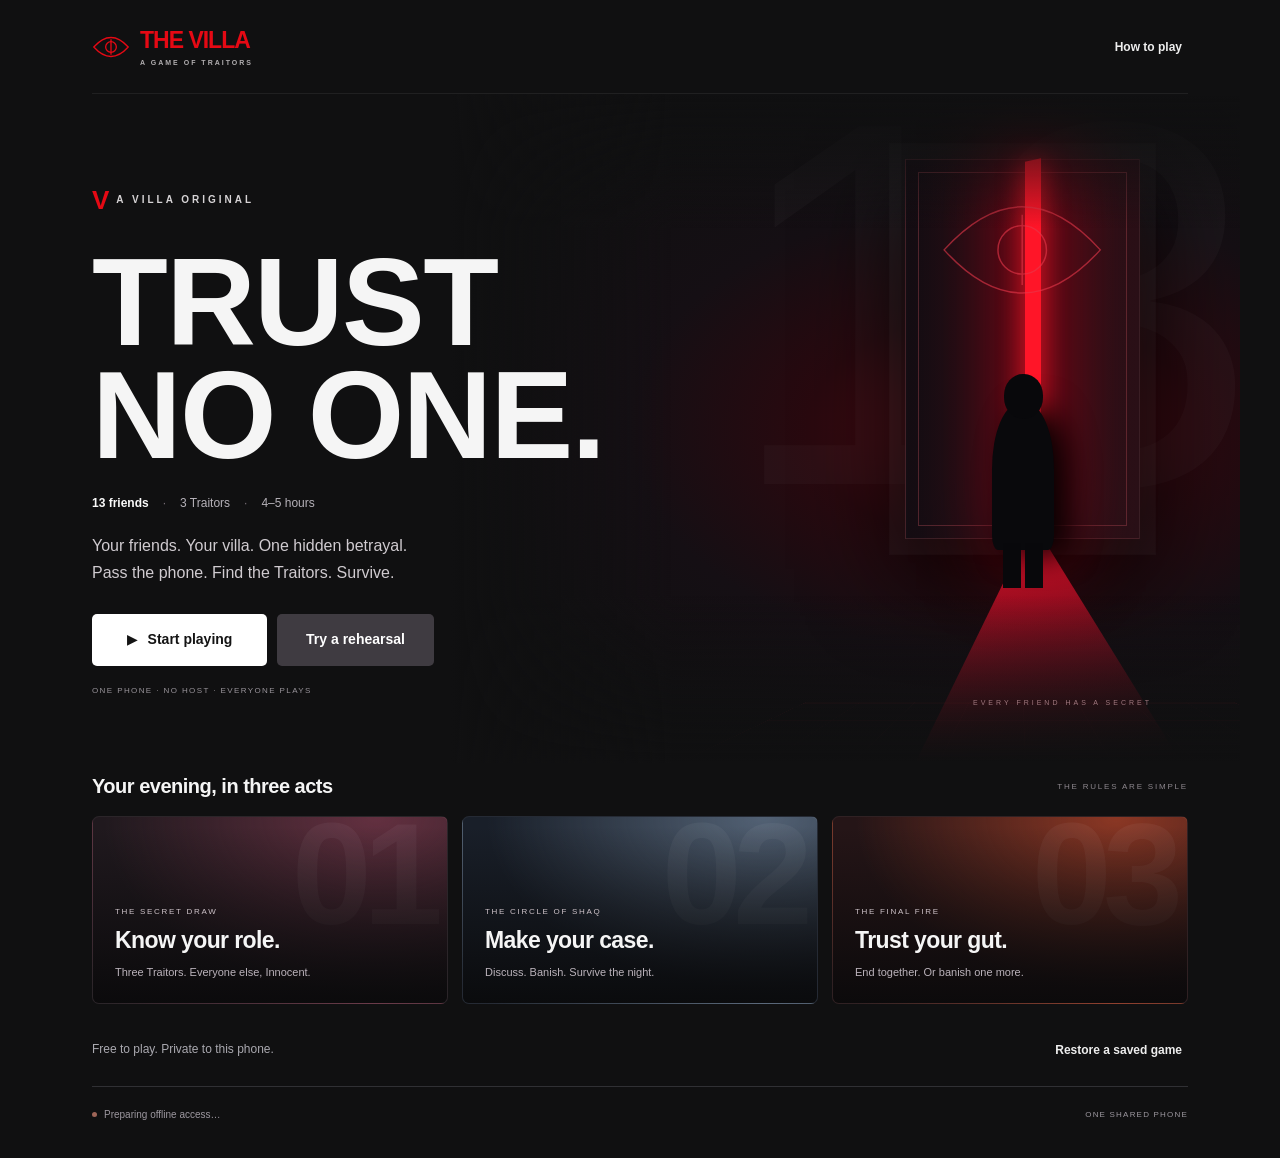
<file: index.html>
<!doctype html>
<html lang="en">
<head>
  <meta charset="utf-8">
  <meta name="viewport" content="width=device-width, initial-scale=1, viewport-fit=cover">
  <meta name="theme-color" content="#101011">
  <meta name="description" content="A host-free game of trust and betrayal. One phone. Thirteen friends. One unforgettable evening.">
  <meta http-equiv="Content-Security-Policy" content="default-src 'self'; script-src 'self'; style-src 'self' 'unsafe-inline'; img-src 'self' data:; connect-src 'self'; worker-src 'self'; object-src 'none'; base-uri 'self'; form-action 'none'">
  <meta name="apple-mobile-web-app-capable" content="yes">
  <meta name="apple-mobile-web-app-status-bar-style" content="black-translucent">
  <title>The Villa · A game of Traitors</title>
  <link rel="icon" href="./icon.svg" type="image/svg+xml">
  <link rel="apple-touch-icon" href="./icon-192.png">
  <link rel="manifest" href="./manifest.webmanifest">
  <link rel="stylesheet" href="./styles.css">
</head>
<body>
  <div id="app"><main class="landing"><p class="eyebrow">THE VILLA</p><h1>A little trust.<br>A little betrayal.</h1><p>Opening the game…</p></main></div>
  <div id="toast" role="status" aria-live="polite"></div>
  <noscript><p>This game needs JavaScript enabled in your browser.</p></noscript>
  <script type="module" src="./app.mjs"></script>
</body>
</html>
</file>
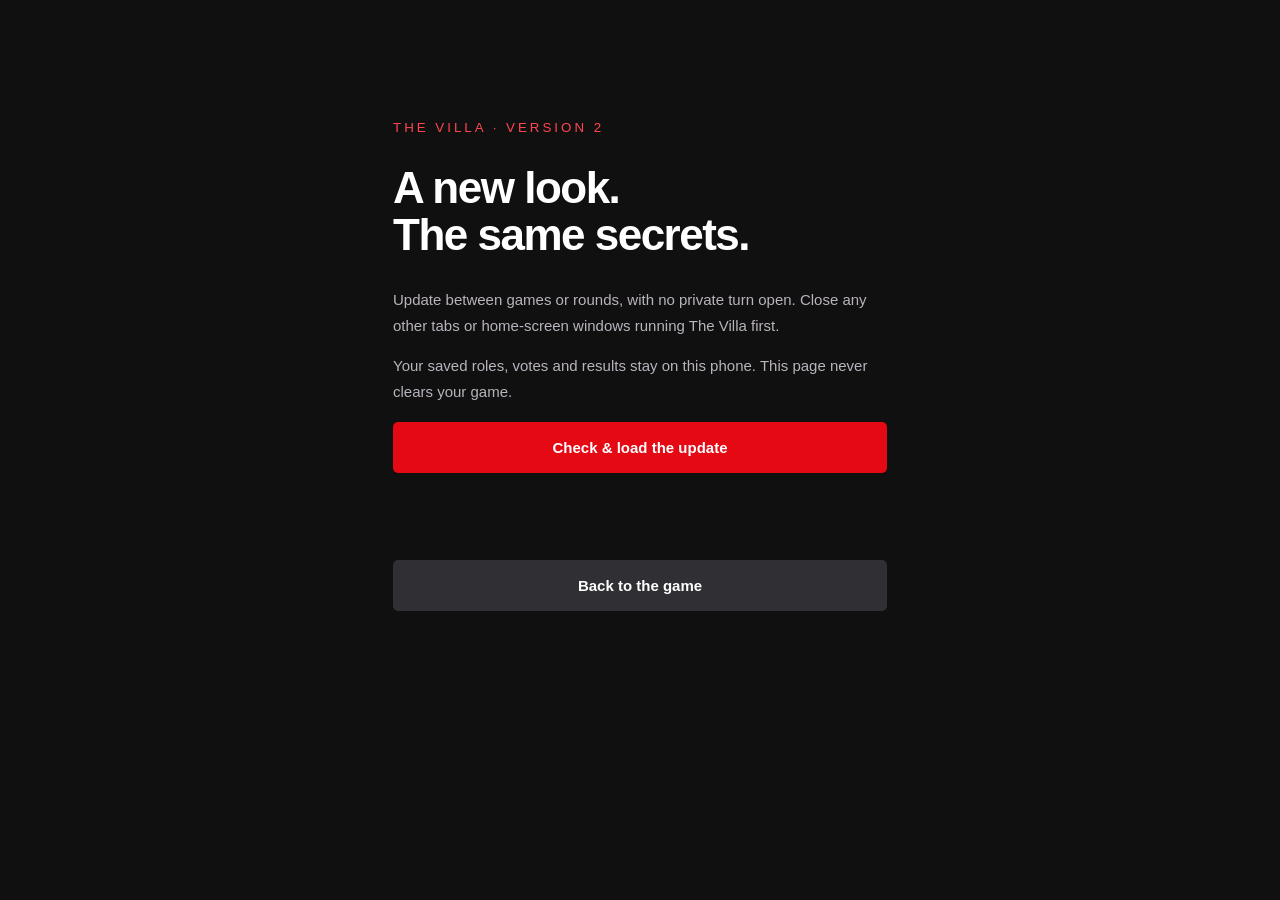
<file: update.html>
<!doctype html>
<html lang="en">
<head>
  <meta charset="utf-8">
  <meta name="viewport" content="width=device-width, initial-scale=1">
  <meta name="theme-color" content="#101011">
  <meta http-equiv="Content-Security-Policy" content="default-src 'self'; script-src 'self'; style-src 'self' 'unsafe-inline'; worker-src 'self'; object-src 'none'; base-uri 'self'">
  <title>Update The Villa</title>
  <style>
    :root{color-scheme:dark;font-family:Arial,sans-serif}*{box-sizing:border-box}body{margin:0;background:#101011;color:white}main{max-width:550px;margin:10vh auto;padding:28px}small{color:#ff4650;letter-spacing:3px}h1{font-size:44px;letter-spacing:-1.5px;line-height:1.05}p{font-size:15px;line-height:1.7;color:#b9b3bc}button,a{display:block;width:100%;padding:17px;border:0;border-radius:5px;text-align:center;font-size:15px;font-weight:bold;color:white;margin-top:18px;text-decoration:none}button{background:#e50914;cursor:pointer}button:disabled{opacity:.5;cursor:wait}a{background:#303034}#status{min-height:54px;color:#f3d6d9}
  </style>
</head>
<body><main><small>THE VILLA · VERSION 2</small><h1>A new look.<br>The same secrets.</h1><p>Update between games or rounds, with no private turn open. Close any other tabs or home-screen windows running The Villa first.</p><p>Your saved roles, votes and results stay on this phone. This page never clears your game.</p><button id="update">Check & load the update</button><p id="status" role="status" aria-live="polite"></p><a href="./">Back to the game</a></main><script type="module" src="./update.mjs"></script></body>
</html>
</file>
<file: styles.css>
:root{color-scheme:dark;--paper:#101011;--ink:#f5f5f5;--muted:#aaa9b0;--line:#303034;--red:#e50914;--white:#fff;--panel:#1b1b1e;--radius:8px;font-family:Arial,Helvetica,sans-serif;font-synthesis:none}
*{box-sizing:border-box}body{margin:0;background:var(--paper);color:var(--ink);-webkit-font-smoothing:antialiased}button,input,select,textarea{font:inherit}button,a,input,select,textarea,summary{-webkit-tap-highlight-color:transparent}button{cursor:pointer;touch-action:manipulation}button:disabled{cursor:default;opacity:.5}button:active:not(:disabled){transform:translateY(1px)}button:focus-visible,a:focus-visible,input:focus-visible,textarea:focus-visible,select:focus-visible,summary:focus-visible{outline:3px solid #fff;outline-offset:4px}a{color:inherit}h1,h2,h3,p{margin-top:0}h1{font-weight:800;font-size:clamp(38px,5vw,62px);line-height:1.03;letter-spacing:-2px;margin-bottom:22px;overflow-wrap:anywhere}h1 em{font-style:normal;color:#ff3943}h2{font-size:22px;letter-spacing:-.5px}h3{font-size:23px;letter-spacing:-.6px;line-height:1.2;margin-bottom:10px}p{line-height:1.65}small{font-size:12px}button svg{pointer-events:none}[hidden]{display:none!important}
.shell{max-width:1200px;margin:0 auto;padding:0 52px 28px}.topbar{height:94px;display:flex;align-items:center;justify-content:space-between;gap:15px;position:relative;z-index:2;border-bottom:1px solid #ffffff12}.wordmark{display:flex;align-items:center;gap:10px;text-decoration:none;font-size:23px;font-weight:900;letter-spacing:-1px;color:var(--red)}.wordmark svg{width:38px;height:28px;fill:none;stroke:currentColor;stroke-width:2.2}.wordmark small{display:block;font-size:7px;letter-spacing:2px;margin-top:5px;color:#b1aeb0;font-weight:600}.text-button{background:none;border:0;color:#eee;font-size:12px;font-weight:600;padding:12px 6px;min-height:44px}.text-button:hover{color:#ff4952}.icon-button{width:44px;height:44px;background:#242427;border:1px solid #3b3b3e;border-radius:6px;color:white;letter-spacing:2px}.eyebrow{font-size:10px;letter-spacing:1.8px;font-weight:700;line-height:1.6;margin-bottom:22px;text-transform:uppercase;color:#f04d55}.lede{font-size:16px;color:var(--muted);line-height:1.7;max-width:620px}.primary,.secondary,.danger{display:inline-flex;align-items:center;justify-content:center;gap:10px;min-height:52px;padding:15px 23px;border-radius:5px;border:1px solid transparent;font-size:14px;line-height:1.4;font-weight:700;text-decoration:none;transition:background .15s,transform .1s}.primary{background:var(--red);color:var(--white)}.primary:hover:not(:disabled){background:#c90812}.secondary{background:#303034;color:#fff;border-color:#414146}.secondary:hover:not(:disabled){background:#414145}.danger{background:#32181a;color:#ff9c9e;border-color:#713036}.full{width:100%;margin-top:18px}.actions{display:flex;gap:12px;margin-top:24px;flex-wrap:wrap}.actions>*{flex:1}.center{text-align:center}.fine{font-size:12px;color:var(--muted);line-height:1.65;margin-top:16px}
/* A bespoke cinematic poster, built locally with no remote artwork or fonts. */
.hero{position:relative;min-height:560px;padding:85px 0 66px;display:flex;align-items:center;isolation:isolate}.hero-copy{position:relative;z-index:1;width:57%;pointer-events:none}.hero-copy button{pointer-events:auto}.hero h1{font-family:Impact,'Arial Narrow',Arial,sans-serif;font-weight:900;font-stretch:condensed;font-size:clamp(70px,9.7vw,126px);line-height:.91;letter-spacing:-1.7px;margin:24px 0}.series-label{font-size:10px;letter-spacing:3px;color:#d6d3d5;display:flex;align-items:center;gap:10px;font-weight:600}.series-label>span{font-size:26px;color:#e50914;font-weight:900;letter-spacing:-3px}.hero .lede{color:#d0cbd0;font-size:16px;max-width:420px;margin-top:22px}.hero-facts{display:flex;align-items:center;gap:14px;font-size:12px;color:#b6b2b9;font-weight:500}.hero-facts span+span:before{content:'·';margin-right:14px;color:#766d75}.hero-facts .match{color:#fafafa;font-weight:700}.hero-actions{display:flex;flex-wrap:wrap;gap:10px;margin-top:28px}.hero-actions .primary{background:white;color:#141414}.hero-actions .primary:hover{background:#ddd}.hero-actions .secondary{background:#48444bd9;border-color:transparent}.hero-footnote{font-size:8px;letter-spacing:1.4px;color:#99949b;margin:18px 0 0}.poster-art{position:absolute;right:-52px;top:0;bottom:0;width:72%;z-index:-1;overflow:hidden;background:radial-gradient(ellipse at 70% 50%,#5c0912 0,#29090f 25%,#150f14 48%,#101011 76%)}.poster-art:after{content:'';position:absolute;inset:0;z-index:4;background:linear-gradient(90deg,#101011 0,transparent 28%),linear-gradient(0deg,#101011 0,transparent 25%,transparent 80%,#101011 100%)}.poster-number{position:absolute;right:27px;top:-50px;font-family:Impact,'Arial Narrow',sans-serif;font-size:520px;line-height:1;color:#fff;opacity:.025;letter-spacing:-45px}.door-frame{position:absolute;width:235px;height:380px;right:100px;top:65px;border:1px solid #8b4a524d;background:linear-gradient(90deg,#140d13,#271017);box-shadow:0 0 0 15px #ffffff02,0 0 0 16px #ffffff06,0 30px 100px #000}.door-frame:before{content:'';position:absolute;inset:12px;border:1px solid #c0546059}.door-light{position:absolute;top:0;bottom:0;left:51%;width:16px;background:#ff1528;box-shadow:0 0 25px #ff1928,0 0 80px 20px #a00014;transform:skewY(-12deg)}.door-light:after{content:'';position:absolute;width:290px;height:250px;left:-137px;top:100%;background:linear-gradient(#ef112dcc,transparent);clip-path:polygon(47% 0,53% 0,100% 100%,0 100%)}.watching-eye{position:absolute;left:13%;top:36px;width:74%;opacity:.6}.watching-eye svg{fill:none;stroke:#e9384b;stroke-width:.55}.silhouette{position:absolute;width:62px;height:147px;bottom:-12px;left:calc(50% - 31px);background:#09090c;border-radius:45% 45% 10% 10%;z-index:2;box-shadow:14px 5px 30px #000}.silhouette:before{content:'';position:absolute;top:-29px;left:12px;width:39px;height:45px;background:#08080b;border-radius:48%}.silhouette:after{content:'';position:absolute;top:95%;left:11px;width:40px;height:45px;background:linear-gradient(90deg,#08080b 45%,transparent 45%,transparent 55%,#08080b 55%)}.floor-lines{position:absolute;bottom:-50px;right:-80px;width:600px;height:140px;border:1px solid #96263033;transform:perspective(100px) rotateX(35deg);background:repeating-linear-gradient(0deg,transparent 0,transparent 33px,#f72c4020 34px),repeating-linear-gradient(90deg,transparent 0,transparent 75px,#f72c401a 76px)}.poster-caption{position:absolute;bottom:57px;right:88px;z-index:5;font-size:7px;letter-spacing:3px;color:#9f787f}
.episodes{padding:0 0 16px;position:relative}.section-heading{display:flex;align-items:center;justify-content:space-between;gap:16px;margin:12px 0 18px}.section-heading h2{margin:0;font-size:20px}.section-heading>span{font-size:8px;letter-spacing:1.8px;color:#8d878e}.intro-grid{display:grid;grid-template-columns:repeat(3,1fr);gap:14px}.episode{min-height:188px;padding:22px;position:relative;isolation:isolate;border-radius:7px;overflow:hidden;border:1px solid #ffffff0d;display:flex;align-items:end;background:#252228}.episode:after{content:'';position:absolute;inset:0;z-index:-1;background:linear-gradient(0deg,#09090ae6,transparent 95%)}.episode.secret{background:radial-gradient(ellipse at 80% 0,#633040,transparent 68%),#20191e}.episode.circle{background:radial-gradient(ellipse at 85% 0,#526174,transparent 65%),#191f29}.episode.fire{background:radial-gradient(ellipse at 80% 0,#8b3724,transparent 65%),#251517}.episode-number{position:absolute;right:13px;top:-14px;font-size:144px;font-weight:900;line-height:1;letter-spacing:-9px;color:#ffffff0c;z-index:-1}.episode-content small{font-size:8px;letter-spacing:1.7px;color:#cec3c9}.episode h3{margin:9px 0;font-size:23px}.episode p{font-size:11px;margin:0;color:#bbb3bb}.welcome-bottom{display:flex;justify-content:space-between;align-items:center;gap:12px;border-bottom:1px solid var(--line);padding:8px 0 14px}.welcome-bottom .fine{margin:0}.statusline{display:flex;gap:7px;align-items:center;font-size:10px;color:#9d98a0;padding:22px 0 10px}.status-right{margin-left:auto;font-size:8px;letter-spacing:1.2px}.dot{width:5px;height:5px;border-radius:50%;background:#9e6558}.dot.ready{background:#72ae88}
.page{padding:46px 0 20px}.narrow{max-width:620px;margin:0 auto}.page>.eyebrow{margin-bottom:16px}.page>.lede{margin-bottom:28px}.page>h1{max-width:850px}.practice-banner{background:#272020;color:#f7b0a0;border-bottom:1px solid #6b3836;text-align:center;padding:12px;font-size:10px;letter-spacing:.5px}.notice{background:#30211f;color:#ffd0ac;border:1px solid #634237;padding:16px;border-radius:6px;font-size:13px;line-height:1.6;margin-top:14px}.bottomnav{display:flex;justify-content:space-around;border:1px solid #36363c;background:#18181bec;backdrop-filter:blur(16px);border-radius:8px;padding:6px;position:sticky;bottom:16px;max-width:500px;margin:22px auto 0;z-index:5;box-shadow:0 10px 30px #0005}.bottomnav button{flex:1;border:0;background:none;color:#a09da4;font-size:10px;min-height:52px;border-radius:4px}.bottomnav span{display:block;font-size:23px;line-height:1.2;margin-bottom:4px}.bottomnav button.active{background:#303034;color:#fff}.bottomnav button.active span{color:#f13e48}.statbar{display:grid;grid-template-columns:repeat(3,1fr);border-top:1px solid var(--line);border-bottom:1px solid var(--line);margin:28px 0}.statbar>div{padding:21px 0}.statbar strong{display:block;font-weight:700;font-size:29px;line-height:1}.statbar strong small{font-size:12px;color:#908a94;font-weight:400}.statbar span{display:block;font-size:10px;color:var(--muted);margin-top:9px}.player-grid{display:grid;grid-template-columns:repeat(2,1fr);gap:10px;margin:24px 0}.player-card{display:flex;align-items:center;text-align:left;gap:13px;padding:15px;border:1px solid #353238;background:#1d1b20;border-radius:7px;min-height:80px;color:var(--ink);font-size:14px;font-weight:600;min-width:0}.player-card>span:nth-child(2){overflow-wrap:anywhere;min-width:0}.player-card small{display:block;color:var(--muted);font-weight:400;font-size:11px;margin-top:5px;line-height:1.5}.avatar{width:40px;height:42px;border-radius:5px;background:linear-gradient(140deg,#44313c,#29232e);color:#e7d1dc;display:flex;align-items:center;justify-content:center;flex-shrink:0;font-size:16px;font-weight:700}.player-card:nth-child(3n+2) .avatar{background:linear-gradient(140deg,#303d53,#252731);color:#d2d9e9}.player-card:nth-child(3n) .avatar{background:linear-gradient(140deg,#514232,#2c2621);color:#e4dbce}.avatar.red{background:#702129!important;color:white!important}.arrow{margin-left:auto;font-size:18px;flex-shrink:0}.player-card.complete{opacity:.5;background:#161619}.player-card.ghost{opacity:.65;background:#161619}.player-card .text-button{font-size:11px;margin-left:auto;white-space:nowrap}.progress{height:4px;background:#3a3139;overflow:hidden;margin:28px 0 8px}.progress>span{display:block;height:100%;background:var(--red)}.note{padding:20px 22px;border:1px solid #383237;background:#211d21;border-radius:7px;font-size:13px;line-height:1.65;margin-top:26px}.note p{margin:7px 0 0;color:#b7adb8}.note strong{font-weight:600}.activity-card{display:flex;justify-content:space-between;align-items:center;gap:15px;background:radial-gradient(ellipse at 95% 0,#551b25,transparent 65%),#21171d;border:1px solid #543038;border-radius:8px;padding:30px}.activity-card .eyebrow{font-size:9px;display:block;margin-bottom:16px;color:#d7abb5}.activity-symbol{font-size:82px;line-height:1;color:#ab4a5b;flex-shrink:0}.timer{font-weight:750;font-variant-numeric:tabular-nums;font-size:54px;line-height:1.1;letter-spacing:-2px}.timer.timer-due{font-size:26px;max-width:260px;letter-spacing:-.6px}.discussion-card{text-align:center;background:radial-gradient(ellipse at 50% 110%,#7a1127,transparent 70%),#221017;color:#fff;border:1px solid #58303b;border-radius:8px;padding:34px 24px;margin-bottom:10px}.discussion-card .eyebrow{color:#d395a3}.discussion-card blockquote{font-size:29px;font-weight:700;line-height:1.2;margin:28px auto 0;color:#eec5ce;letter-spacing:-.7px}.discussion-card .timer{font-size:64px}.discussion-card .timer.timer-due{font-size:27px;max-width:none}.timer-tools{border-bottom:1px solid var(--line);padding:8px 0 14px}.timer-tools-row{display:flex;justify-content:space-between;gap:10px}.timer-tools .fine{font-size:11px;margin:2px 0 0;line-height:1.6}.timer-tools strong{color:#e5dfe7}.timer-tools .text-button{font-size:11px}.timer-alert{padding:12px 14px;background:#4d1621;color:#ffc5cd;border-left:3px solid #ef3345;margin-top:12px;font-size:12px}.alert-setting{padding:23px 0;border-bottom:1px solid var(--line)}.alert-setting strong{font-size:17px}.alert-setting p{font-size:13px;color:var(--muted);margin:8px 0 15px}.ballot-counter{display:flex;gap:18px;align-items:center;margin:25px 0;padding:18px 0;border-top:1px solid var(--line);border-bottom:1px solid var(--line)}.ballot-counter strong{font-weight:750;font-size:35px}.ballot-counter strong span{font-size:20px;color:#948794;font-weight:400}.ballot-counter>span{font-size:12px;color:var(--muted)}.vote-list{margin:16px 0}.vote-list>div{display:grid;grid-template-columns:1fr 20px 1fr;gap:10px;padding:12px 0;border-bottom:1px solid var(--line);font-size:13px;overflow-wrap:anywhere}.vote-list strong{font-weight:600}.vote-list>div>span:nth-child(2){color:#8e7986}.verdict{text-align:center;background:linear-gradient(140deg,#202432,#161720);border:1px solid #373f54;border-radius:8px;padding:40px 20px;margin:24px 0}.verdict h1{font-size:clamp(36px,6vw,64px);margin-top:26px}.verdict .eyebrow{color:#b0bacf}.role-seal{display:inline-block;border:1px solid #75819c;padding:11px 20px;font-size:11px;letter-spacing:2px;border-radius:3px;margin-bottom:17px}.verdict p{font-size:13px;max-width:360px;margin:auto;color:#b5adba}.verdict.traitor{background:linear-gradient(145deg,#531622,#1d111b);border-color:#7b293d}.verdict.traitor .eyebrow{color:#ff949d}.verdict.traitor .role-seal{border-color:#d85161}.ending{text-align:center;padding:10px 0 30px}.ending-eye{width:110px;margin:28px auto;color:var(--red)}.ending-eye svg{fill:none;stroke:currentColor;stroke-width:1}.ending h1{font-size:clamp(44px,6vw,74px)}.ending .lede{margin:0 auto 18px}.timeline{margin:32px 0}.timeline-row{display:flex;align-items:center;gap:20px;position:relative;min-height:80px;padding:14px 0}.timeline-row:after{content:'';position:absolute;left:111px;top:43px;bottom:-25px;border-left:1px solid #3b303c;z-index:0}.timeline-row:last-child:after{display:none}.timeline-row .time{width:88px;flex-shrink:0;font-size:12px;color:var(--muted)}.timeline-dot{width:8px;height:8px;border-radius:50%;background:#4b3c4b;flex-shrink:0;z-index:1}.timeline-row.current .timeline-dot{background:var(--red);box-shadow:0 0 0 5px #e5091426}.timeline-row strong{font-size:14px;font-weight:600}.timeline-row small{display:block;color:var(--muted);font-size:11px;margin-top:6px}.timeline-row .tag{margin-left:auto;white-space:nowrap}.timeline-row.past{opacity:.5}.tag{font-size:9px;letter-spacing:1px;padding:7px 10px;background:#571623;border-radius:3px;color:#ffabb5}.control-grid{display:grid;grid-template-columns:1fr 1fr;gap:12px;margin:25px 0}.control-grid button{font-size:13px;padding:20px 12px}.history-list article{padding:20px 0;border-bottom:1px solid var(--line)}.history-list time{font-size:10px;color:var(--muted)}.history-list p{margin:7px 0;font-size:14px}.readiness>div{display:flex;gap:20px;margin:25px 0}.readiness>div>span{width:32px;height:32px;background:#382633;display:flex;align-items:center;justify-content:center;border-radius:5px;flex-shrink:0}.readiness p{font-size:14px;color:var(--muted)}.readiness strong{color:var(--ink)}.rule-intro{font-size:22px;font-weight:600;line-height:1.45;padding:10px 0 30px}.page details{padding:20px 0;border-top:1px solid var(--line)}.page summary{font-size:14px;font-weight:600;cursor:pointer;line-height:1.5}.page details p{color:var(--muted);font-size:14px;margin:16px 0 0}.page details .vote-list{color:var(--ink)}form{margin:25px 0}label{display:block;font-size:12px;font-weight:600;margin:20px 0 10px}label span{float:right;font-weight:400;color:var(--muted)}input:not([type=checkbox]),textarea,select{width:100%;border:1px solid #514953;border-radius:5px;background:#202023;padding:15px;color:var(--ink);font-size:16px;min-height:50px;max-width:100%}textarea{line-height:1.65;resize:vertical}input[type=file]{font-size:13px!important;padding:16px!important}.field-row{display:grid;grid-template-columns:1fr 1fr;gap:16px}.check{display:flex;gap:12px;font-weight:400;font-size:13px;line-height:1.6;align-items:flex-start;margin:24px 0}.check input{width:18px;height:18px;accent-color:var(--red);margin-top:2px;flex-shrink:0}.pause-glyph{font-size:100px;margin:30px;color:#9b4a62}
/* Private turns deliberately retain exactly the same visual shell for both roles. */
.private{background:#0c0c0e;color:#f4f0f5}.private-screen{max-width:520px;margin:0 auto;min-height:100svh;padding:28px 28px 48px;padding-top:max(28px,env(safe-area-inset-top));padding-bottom:max(48px,env(safe-area-inset-bottom))}.private-screen>h1{margin-top:22px;color:#f5f2f6;font-size:50px}.private-screen p{font-size:14px;color:#b8afbe}.private-screen .eyebrow{color:#de717e;font-size:10px}.private-top{display:flex;justify-content:space-between;align-items:center;margin-bottom:40px;gap:12px}.private-top>span{font-size:9px;letter-spacing:1.5px;color:#b897a9}.private-screen .text-button{color:#cbbcc9;font-size:11px}.private-screen input{background:#201b23!important;color:#fff!important;border-color:#504052!important}.private-screen label{color:#c9bdcc}.pin-input{font-size:25px!important;text-align:center;letter-spacing:14px;height:66px}.role-card{padding:30px 20px;text-align:center;border:1px solid #47424e;border-radius:8px;background:linear-gradient(140deg,#26212d,#131217)}.role-card h1{font-size:53px;margin:22px 0}.role-card p{margin:0;line-height:1.7}.role-card.traitor{border-color:#963545;background:radial-gradient(ellipse at top,#561b2e,#1c111b 75%)}.role-card.traitor h1{color:#ff6873}.role-card.innocent h1{color:#f2ebf6}.private-eye{width:90px;margin:0 auto}.private-eye svg{fill:none;stroke:#d194ab;stroke-width:1}.teammates{text-align:center;padding:24px 10px}.teammates .eyebrow{font-size:9px}.teammates p{font-size:22px;font-weight:600;margin:12px 0 0;color:#eee5ee}.choice-list{display:grid;gap:9px;margin:26px 0 20px}.choice{display:flex;justify-content:space-between;align-items:center;gap:20px;min-height:58px;border:1px solid #433449;border-radius:5px;background:#221b27;color:#e7ddea;padding:16px 18px;text-align:left;font-size:15px}.choice small{display:block;font-size:12px;color:#b7a6be;margin-top:7px}.choice.chosen{border-color:#ee5c70;background:#472032}.seal-confirm{font-size:12px;color:#d0b8cd;text-align:center;padding:15px}.sealed-mark{margin:120px auto 30px;width:80px;height:80px;border-radius:50%;background:#e50914;color:#fff;font-size:40px;display:flex;align-items:center;justify-content:center}.private-screen.center h1{font-size:54px}.concealed #app{visibility:hidden}#toast{position:fixed;bottom:max(105px,env(safe-area-inset-bottom));left:50%;transform:translate(-50%,20px);max-width:min(90vw,490px);background:#f4f1f5;color:#171418;border:1px solid #fff;border-radius:6px;padding:15px 20px;font-size:13px;line-height:1.5;box-shadow:0 8px 40px #0007;z-index:30;opacity:0;pointer-events:none;transition:opacity .15s,transform .15s}#toast.show{opacity:1;transform:translate(-50%,0)}#app[aria-busy=true]{cursor:progress}#app[aria-busy=true] button{pointer-events:none}
@media(min-width:1000px){.page:not(.narrow){max-width:850px;margin:auto}.hero .primary{min-width:175px}.hero-actions .secondary{min-width:157px}}
@media(max-width:700px){.shell{padding:0 22px 22px}.topbar{height:76px}.wordmark{font-size:20px;gap:8px}.wordmark svg{width:29px}.wordmark small{font-size:6px;letter-spacing:1.6px}.topbar>.text-button{font-size:11px}.hero{min-height:640px;padding:235px 0 32px;align-items:flex-end}.hero-copy{width:100%}.hero h1{font-size:76px;letter-spacing:-1px;margin:17px 0 20px}.series-label{font-size:8px;letter-spacing:2px;margin-bottom:0}.series-label>span{font-size:21px}.hero .lede{font-size:14px;margin:18px 0}.hero-actions{margin-top:22px;gap:9px}.hero-actions>*{flex:1;padding:14px 12px;font-size:12px}.hero-facts{font-size:11px;gap:12px}.hero-facts span+span:before{margin-right:12px}.hero-footnote{font-size:7px;letter-spacing:1.1px}.poster-art{width:calc(100% + 44px);right:-22px;top:-35px;height:475px;bottom:auto;background:radial-gradient(ellipse at 67% 45%,#590b1a,#210d17 40%,#101011 73%)}.poster-art:after{background:linear-gradient(0deg,#101011 0,transparent 55%),linear-gradient(90deg,#101011 0,transparent 55%)}.poster-number{font-size:390px;right:22px;top:-10px;letter-spacing:-30px}.door-frame{width:148px;height:250px;right:53px;top:68px}.door-frame:before{inset:8px}.door-light{width:9px;box-shadow:0 0 18px #ff1928,0 0 55px 12px #a00014}.door-light:after{width:180px;height:180px;left:-85px}.watching-eye{top:27px}.silhouette{transform:scale(.7);transform-origin:bottom;bottom:0}.poster-caption{right:45px;bottom:80px;font-size:5px;letter-spacing:1.5px;opacity:.65}.floor-lines{width:380px;right:0;bottom:0}.section-heading{margin:6px 0 15px}.section-heading h2{font-size:17px}.section-heading>span{display:none}.intro-grid{grid-template-columns:1fr;gap:10px}.episode{min-height:124px;padding:22px;align-items:center}.episode-number{top:-14px;right:18px;font-size:139px}.episode h3{font-size:21px;margin:7px 0}.episode p{font-size:11px}.episode-content small{font-size:7px;letter-spacing:1.5px}.welcome-bottom .fine{font-size:10px}.welcome-bottom .text-button{font-size:10px}.page{padding:32px 0 10px}h1{font-size:42px;letter-spacing:-1.5px}.lede{font-size:14px}.eyebrow{font-size:9px;letter-spacing:1.7px}.player-grid{grid-template-columns:1fr;gap:9px}.player-card{padding:13px 15px;min-height:75px}.player-card small{font-size:11px}.statbar{margin:24px 0}.statbar>div{padding:19px 0}.statbar strong{font-size:26px}.statbar span{font-size:9px}.activity-card{padding:25px 20px}.activity-symbol{font-size:52px}.activity-card .timer{font-size:46px}.activity-card .timer-due{font-size:23px}.activity-card .fine{font-size:11px}.activity-card .eyebrow{font-size:8px;letter-spacing:1.1px}.actions{flex-direction:column}.timeline-row{gap:14px;min-height:77px}.timeline-row .time{width:65px;font-size:10px}.timeline-row:after{left:82px}.timeline-row strong{font-size:12px}.timeline-row small{font-size:10px}.timeline-row .tag{font-size:7px;padding:6px}.control-grid{gap:9px}.control-grid button{font-size:12px;min-height:72px}.bottomnav{bottom:max(10px,env(safe-area-inset-bottom));margin-top:14px}.status-right{font-size:7px}.statusline{font-size:9px}.note{padding:18px;font-size:12px}.note p{line-height:1.7}.field-row{gap:12px}.field-row label{font-size:11px}.field-row select{font-size:14px}.private-screen{padding-left:24px;padding-right:24px}.private-top{margin-bottom:28px}.private-screen>h1{font-size:47px}.private-screen .role-card h1{font-size:47px}.ending h1{font-size:44px}.verdict{padding:32px 20px}.narrow .full{margin-top:20px}}
@media(max-width:360px){.shell{padding-left:17px;padding-right:17px}.hero h1{font-size:68px}.hero{min-height:625px}.hero-facts{gap:9px}.hero-facts span+span:before{margin-right:9px}.poster-art{right:-17px;width:calc(100% + 34px)}.status-right{display:none}.private-screen{padding-left:20px;padding-right:20px}.field-row{grid-template-columns:1fr}.timeline-row .time{width:59px}.timeline-row:after{left:76px}.tag{display:none}.timer-tools-row .text-button{font-size:10px}}
@media(prefers-reduced-motion:reduce){*{transition:none!important;scroll-behavior:auto!important}}
</file>
